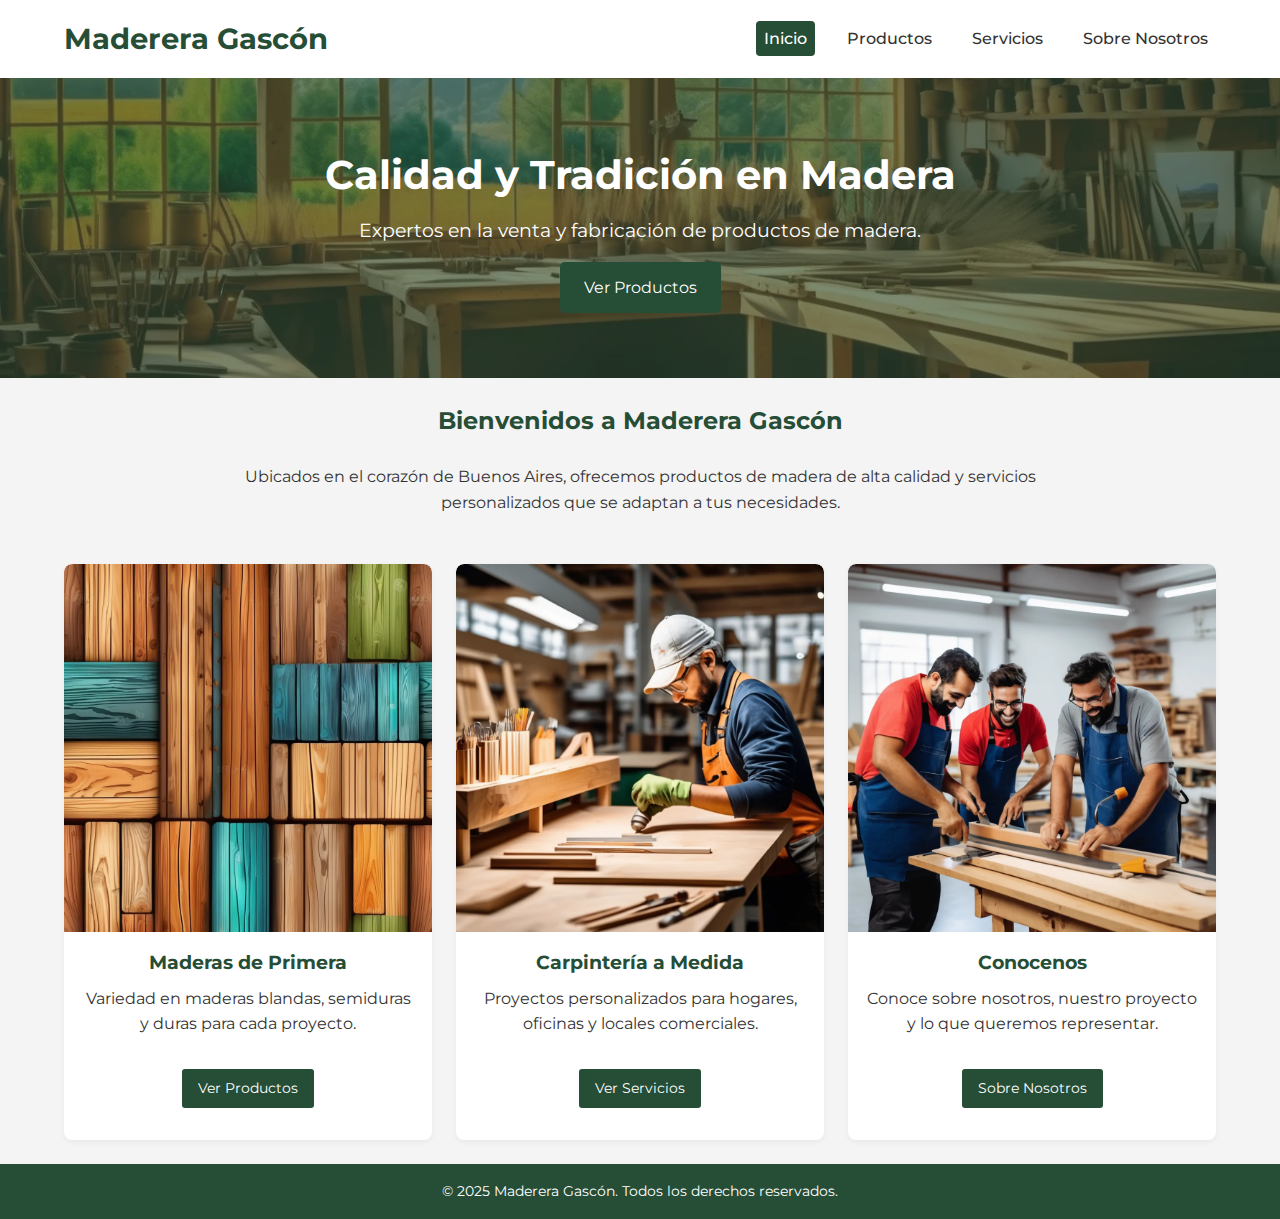
<file: index.html>
<!DOCTYPE html>
<html lang="es">
<head>
  <meta charset="UTF-8">
  <meta name="viewport" content="width=device-width,initial-scale=1.0">
  <title>Maderera Gascón - Inicio</title>
  <link rel="stylesheet" href="style.css">
  <link href="https://fonts.googleapis.com/css?family=Montserrat:300,400,600&display=swap" rel="stylesheet">
</head>
<body>

  <!-- Cabecera común -->
  <header>
    <div class="container header-container">
      <div class="logo">
        <h1>Maderera Gascón</h1>
      </div>
      <nav>
        <ul>
          <li><a href="index.html" class="active">Inicio</a></li>
          <li><a href="productos.html">Productos</a></li>
          <li><a href="servicios.html">Servicios</a></li>
          <li><a href="sobre.html">Sobre Nosotros</a></li>
        </ul>
      </nav>
    </div>
  </header>

  <!-- Hero Section -->
<section class="hero-section" style="background-image: url(img/1.png);">
    <div class="hero-content container">
      <h2>Calidad y Tradición en Madera</h2>
      <p>Expertos en la venta y fabricación de productos de madera.</p>
      <a href="productos.html" class="btn">Ver Productos</a>
    </div>
  </section>

  <!-- Sección de introducción -->
  <section class="page-section">
    <div class="container">
      <h2>Bienvenidos a Maderera Gascón</h2>
      <p>Ubicados en el corazón de Buenos Aires, ofrecemos productos de madera de alta calidad y servicios personalizados que se adaptan a tus necesidades.</p>
    </div>
  </section>

  <!-- Sección de destacados (tarjetas -->
  <section class="page-section">
    <div class="container grid">
      <!-- Tarjeta 1 -->
      <div class="highlight-card">
        <div class="card-image">
          <img src="img/2.png" alt="Maderas">
        </div>
        <div class="card-content">
          <div class="card-title">
            <h3>Maderas de Primera</h3>
          </div>
          <div class="card-text">
            <p>Variedad en maderas blandas, semiduras y duras para cada proyecto.</p>
          </div>
        </div>
        <div class="card-footer">
          <a href="productos.html" class="btn-small">Ver Productos</a>
        </div>
      </div>

      <!-- Tarjeta 2 -->
      <div class="highlight-card">
        <div class="card-image">
          <img src="img/3.png" alt="Carpintería">
        </div>
        <div class="card-content">
          <div class="card-title">
            <h3>Carpintería a Medida</h3>
          </div>
          <div class="card-text">
            <p>Proyectos personalizados para hogares, oficinas y locales comerciales.</p>
          </div>
        </div>
        <div class="card-footer">
          <a href="servicios.html" class="btn-small">Ver Servicios</a>
        </div>
      </div>

      <!-- Tarjeta 3 -->
      <div class="highlight-card">
        <div class="card-image">
          <img src="img/4.png" alt="Contacto">
        </div>
        <div class="card-content">
          <div class="card-title">
            <h3>Conocenos</h3>
          </div>
          <div class="card-text">
            <p>Conoce sobre nosotros, nuestro proyecto y lo que queremos representar.</p>
          </div>
        </div>
        <div class="card-footer">
          <a href="sobre.html" class="btn-small">Sobre Nosotros</a>
        </div>
      </div>
    </div>
  </section>

  <!-- Pie de Página -->
  <footer>
    <div class="container">
      <p>&copy; 2025 Maderera Gascón. Todos los derechos reservados.</p>
    </div>
  </footer>

</body>
</html>
</file>
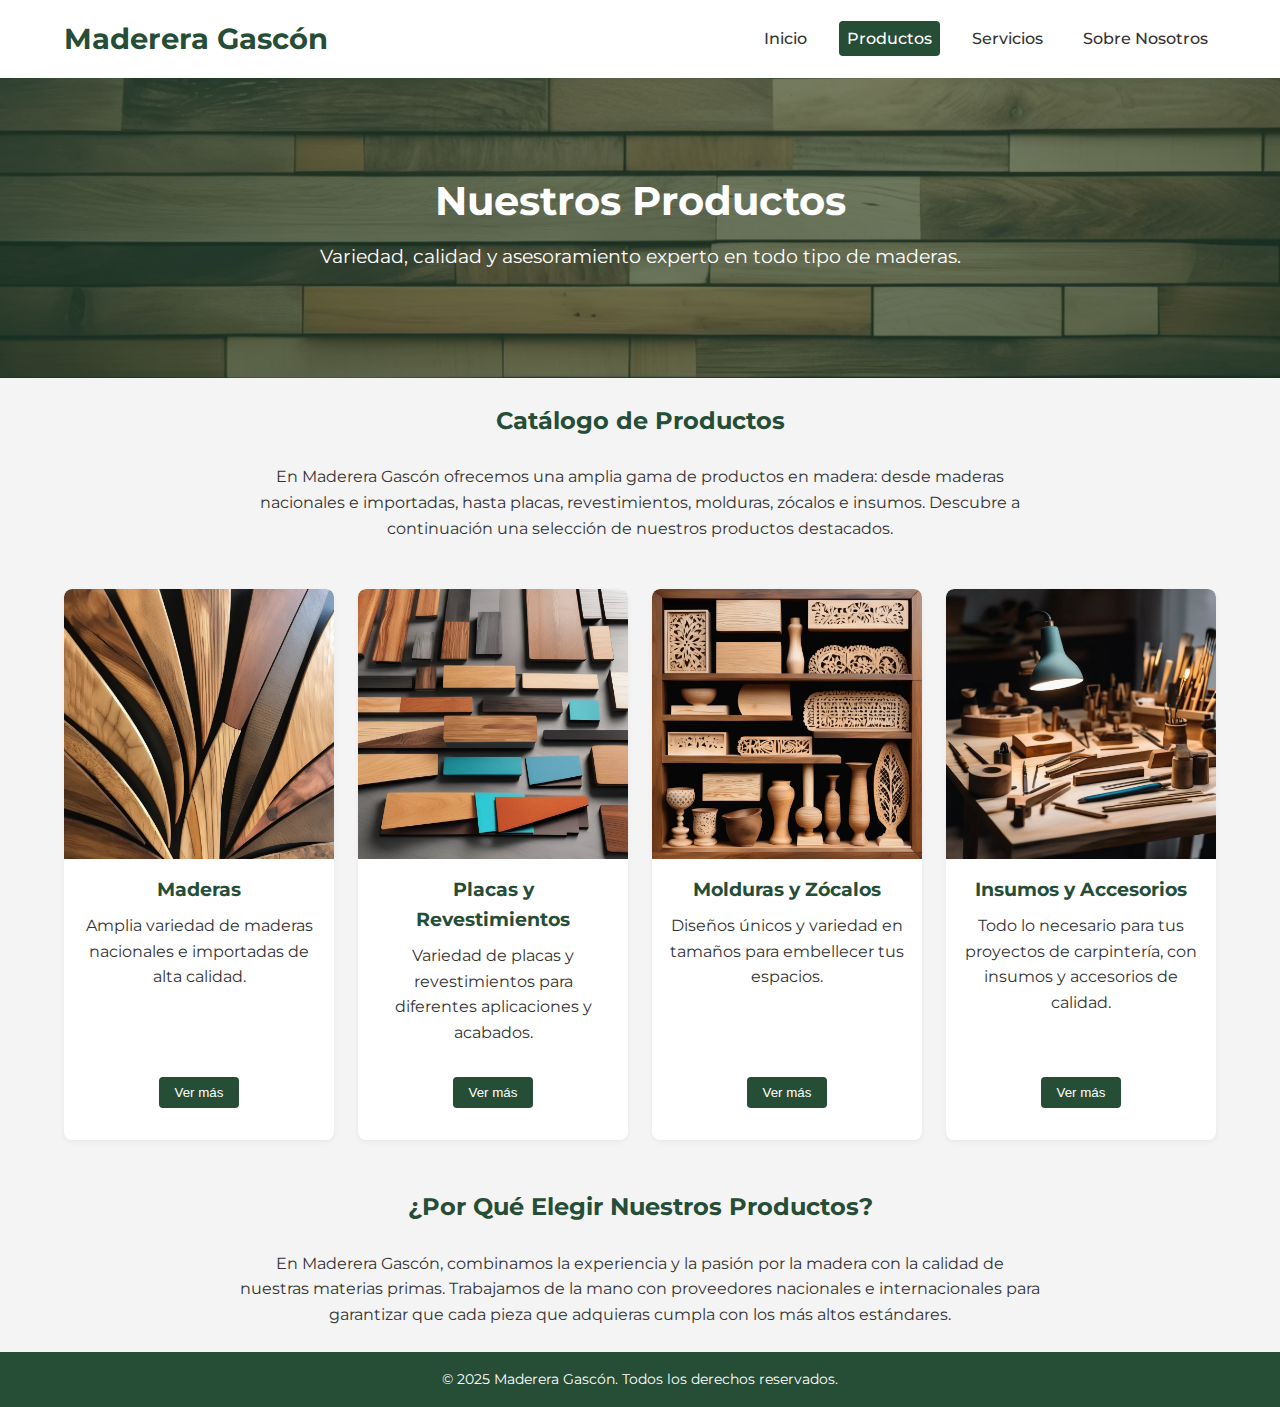
<file: productos.html>
<!DOCTYPE html>
<html lang="es">
<head>
  <meta charset="UTF-8">
  <meta name="viewport" content="width=device-width, initial-scale=1.0">
  <title>Maderera Gascón - Productos</title>
  <link rel="stylesheet" href="style.css">
  <link href="https://fonts.googleapis.com/css?family=Montserrat:300,400,600&display=swap" rel="stylesheet">
</head>
<body>
  <!-- Cabecera común -->
  <header>
    <div class="container header-container">
      <div class="logo">
        <h1>Maderera Gascón</h1>
      </div>
      <nav>
        <ul>
          <li><a href="index.html">Inicio</a></li>
          <li><a href="productos.html" class="active">Productos</a></li>
          <li><a href="servicios.html">Servicios</a></li>
          <li><a href="sobre.html">Sobre Nosotros</a></li>
        </ul>
      </nav>
    </div>
  </header>

  <!-- Sección Hero con imagen representativa -->
  <section class="hero-section" style="background-image: url(img/5.png);">
    <div class="hero-content container">
      <h2>Nuestros Productos</h2>
      <p>Variedad, calidad y asesoramiento experto en todo tipo de maderas.</p>
    </div>
  </section>

  <main>
    <!-- Sección de introducción -->
    <section class="page-section">
      <div class="container">
        <h2>Catálogo de Productos</h2>
        <p>En Maderera Gascón ofrecemos una amplia gama de productos en madera: desde maderas nacionales e importadas, hasta placas, revestimientos, molduras, zócalos e insumos. Descubre a continuación una selección de nuestros productos destacados.</p>
      </div>
    </section>

    <!-- Sección de tarjetas (cards -->
    <section class="page-section">
      <div class="container grid">
        <!-- Card 1 -->
        <div class="highlight-card">
          <div class="card-image">
            <img src="img/6.png" alt="Maderas">
          </div>
          <div class="card-content">
            <div class="card-title">
              <h3>Maderas</h3>
            </div>
            <div class="card-text">
              <p>Amplia variedad de maderas nacionales e importadas de alta calidad.</p>
            </div>
          </div>
          <div class="card-footer">
            <button class="expand-btn" data-popup="popup1">Ver más</button>
          </div>
        </div>

        <!-- Card 2 -->
        <div class="highlight-card">
          <div class="card-image">
            <img src="img/7.png" alt="Placas y Revestimientos">
          </div>
          <div class="card-content">
            <div class="card-title">
              <h3>Placas y Revestimientos</h3>
            </div>
            <div class="card-text">
              <p>Variedad de placas y revestimientos para diferentes aplicaciones y acabados.</p>
            </div>
          </div>
          <div class="card-footer">
            <button class="expand-btn" data-popup="popup2">Ver más</button>
          </div>
        </div>

        <!-- Card 3 -->
        <div class="highlight-card">
          <div class="card-image">
            <img src="img/8.png" alt="Molduras y Zócalos">
          </div>
          <div class="card-content">
            <div class="card-title">
              <h3>Molduras y Zócalos</h3>
            </div>
            <div class="card-text">
              <p>Diseños únicos y variedad en tamaños para embellecer tus espacios.</p>
            </div>
          </div>
          <div class="card-footer">
            <button class="expand-btn" data-popup="popup3">Ver más</button>
          </div>
        </div>

        <!-- Card 4 -->
        <div class="highlight-card">
          <div class="card-image">
            <img src="img/9.png" alt="Insumos y Accesorios">
          </div>
          <div class="card-content">
            <div class="card-title">
              <h3>Insumos y Accesorios</h3>
            </div>
            <div class="card-text">
              <p>Todo lo necesario para tus proyectos de carpintería, con insumos y accesorios de calidad.</p>
            </div>
          </div>
          <div class="card-footer">
            <button class="expand-btn" data-popup="popup4">Ver más</button>
          </div>
        </div>
      </div>
    </section>

    <!-- Sección adicional para ampliar contenido -->
    <section class="page-section">
      <div class="container">
        <h2>¿Por Qué Elegir Nuestros Productos?</h2>
        <p>En Maderera Gascón, combinamos la experiencia y la pasión por la madera con la calidad de nuestras materias primas. Trabajamos de la mano con proveedores nacionales e internacionales para garantizar que cada pieza que adquieras cumpla con los más altos estándares.</p>
        <!-- Puedes agregar más contenido aquí -->
      </div>
    </section>
  </main>

  <!-- Pie de Página -->
  <footer>
    <div class="container">
      <p>&copy; 2025 Maderera Gascón. Todos los derechos reservados.</p>
    </div>
  </footer>

  <!-- Popups con contenido ampliado -->
  <div id="popup1" class="popup hidden">
    <div class="popup-content">
      <button class="popup-close">&times;</button>
      <div class="popup-header">
        <img src="img/6.png">
        <h2>Maderas</h2>
      </div>
      <div class="popup-body">
        <p><strong>Descripción:</strong> Ofrecemos una amplia gama de maderas, incluyendo maderas blandas, semiduras y duras, cuidadosamente seleccionadas y tratadas para garantizar la mejor calidad y resistencia.</p>
        <p><strong>Especificaciones Técnicas:</strong></p>
        <ul>
          <li>Procedencia: Nacional e importada</li>
          <li>Proceso de secado: Natural y en horno</li>
          <li>Tratamientos: Ecológicos y químicos</li>
          <li>Usos: Construcción, mobiliario, decoración y estructuras</li>
        </ul>
        <p><strong>Certificaciones y Calidad:</strong> Nuestras maderas cumplen con los estándares internacionales, garantizando un producto duradero y estéticamente superior.</p>
        <p><strong>Recomendaciones de Uso:</strong> Consulta nuestras fichas técnicas para conocer la madera ideal para cada tipo de proyecto.</p>
      </div>
    </div>
  </div>

  <div id="popup2" class="popup hidden">
    <div class="popup-content">
      <button class="popup-close">&times;</button>
      <div class="popup-header">
        <img src="img/7.png">
        <h2>Placas y Revestimientos</h2>
      </div>
      <div class="popup-body">
        <p><strong>Descripción:</strong> Contamos con una variada selección de placas y revestimientos que ofrecen múltiples opciones para aplicaciones decorativas y funcionales.</p>
        <p><strong>Especificaciones Técnicas:</strong></p>
        <ul>
          <li>Materiales: Melamina, MDF, fenólicos y OSB</li>
          <li>Resistencia: Alta resistencia a la humedad e ignición</li>
          <li>Acabados: Texturas y colores variados</li>
          <li>Usos: Muebles, paneles decorativos y revestimientos de paredes</li>
        </ul>
        <p><strong>Beneficios:</strong> Nuestros productos garantizan durabilidad y un acabado profesional en cualquier espacio.</p>
      </div>
    </div>
  </div>

  <div id="popup3" class="popup hidden">
    <div class="popup-content">
      <button class="popup-close">&times;</button>
      <div class="popup-header">
        <img src="/img/8.png">
        <h2>Molduras y Zócalos</h2>
      </div>
      <div class="popup-body">
        <p><strong>Descripción:</strong> Selección exclusiva de molduras y zócalos que resaltan la belleza de tus espacios con diseños adaptables a diversos estilos.</p>
        <p><strong>Especificaciones Técnicas:</strong></p>
        <ul>
          <li>Material: Maderas macizas y compuestas</li>
          <li>Perfiles: Recto, colonial, romano, entre otros</li>
          <li>Dimensiones: Varias opciones para adaptarse a tus necesidades</li>
          <li>Usos: Acabados para puertas, ventanas y pisos</li>
        </ul>
        <p><strong>Instalación y Mantenimiento:</strong> Contamos con asesoramiento profesional e instrucciones detalladas para una instalación óptima.</p>
      </div>
    </div>
  </div>

  <div id="popup4" class="popup hidden">
    <div class="popup-content">
      <button class="popup-close">&times;</button>
      <div class="popup-header">
        <img src="img/9.png">
        <h2>Insumos y Accesorios</h2>
      </div>
      <div class="popup-body">
        <p><strong>Descripción:</strong> Encuentra todos los insumos y accesorios necesarios para lograr acabados profesionales en carpintería, con productos seleccionados por su durabilidad y resistencia.</p>
        <p><strong>Especificaciones Técnicas:</strong></p>
        <ul>
          <li>Productos: Barnices, lacas, tornillos, adhesivos, herrajes y complementos</li>
          <li>Calidad: Materiales de alta durabilidad y resistencia</li>
          <li>Aplicaciones: Recomendados para acabados, refuerzos y decoraciones</li>
          <li>Compatibilidad: Adecuados para distintos tipos de madera y superficies</li>
        </ul>
        <p><strong>Soporte Técnico:</strong> Asesoría especializada para seleccionar y aplicar cada producto según las necesidades de tu proyecto.</p>
      </div>
    </div>
  </div>

  <!-- Script para manejar los popups -->
  <script>
    document.addEventListener('DOMContentLoaded', function() {
      const expandButtons = document.querySelectorAll('.expand-btn');
      expandButtons.forEach((btn) => {
        btn.addEventListener('click', () => {
          const popupId = btn.getAttribute('data-popup');
          const popup = document.getElementById(popupId);
          if (popup) {
            popup.classList.remove('hidden');
          }
        });
      });

      const closeButtons = document.querySelectorAll('.popup-close');
      closeButtons.forEach((btn) => {
        btn.addEventListener('click', () => {
          const popup = btn.closest('.popup');
          popup.classList.add('hidden');
        });
      });
    });
  </script>
</body>
</html>
</file>
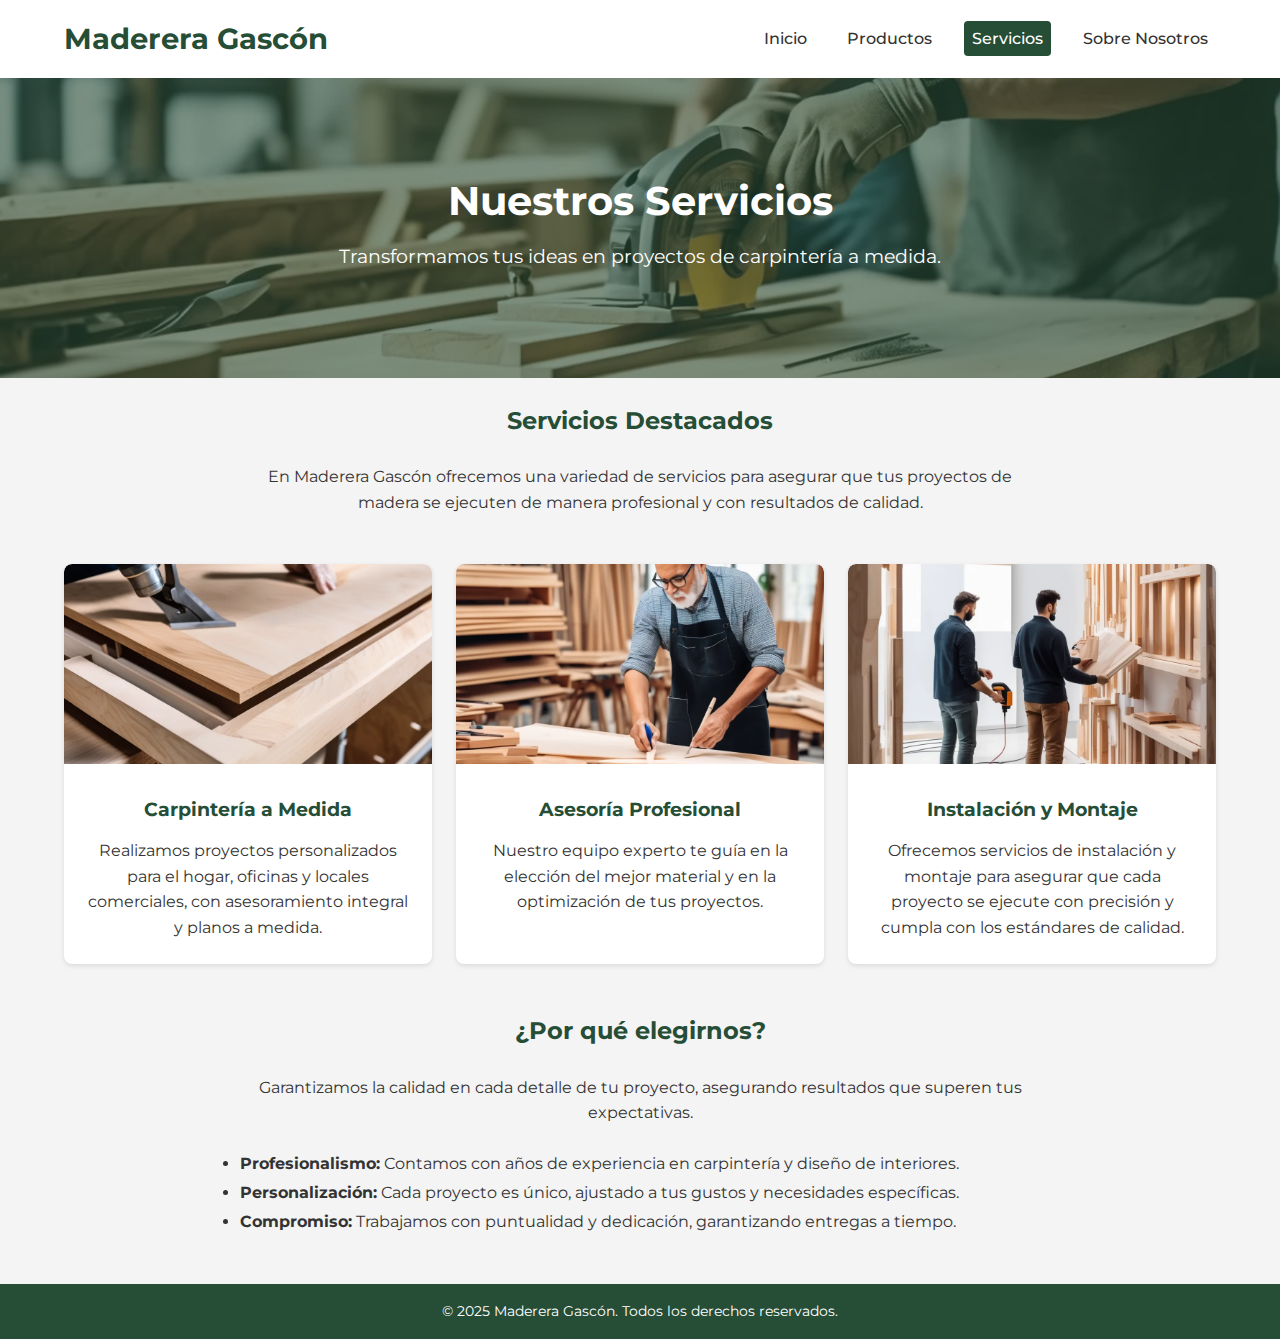
<file: servicios.html>
<!DOCTYPE html>
<html lang="es">
<head>
  <meta charset="UTF-8">
  <meta name="viewport" content="width=device-width,initial-scale=1.0">
  <title>Maderera Gascón - Servicios</title>
  <link rel="stylesheet" href="style.css">
  <link href="https://fonts.googleapis.com/css?family=Montserrat:300,400,600&display=swap" rel="stylesheet">
</head>
<body>
  <!-- Cabecera común -->
  <header>
    <div class="container header-container">
      <div class="logo">
        <h1>Maderera Gascón</h1>
      </div>
      <nav>
        <ul>
          <li><a href="index.html">Inicio</a></li>
          <li><a href="productos.html">Productos</a></li>
          <li><a href="servicios.html" class="active">Servicios</a></li>
          <li><a href="sobre.html">Sobre Nosotros</a></li>
        </ul>
      </nav>
    </div>
  </header>

  <!-- Sección Hero -->
  <section class="hero-section" style="background-image: url('img/10.png')">
    <div class="hero-content container">
      <h2>Nuestros Servicios</h2>
      <p>Transformamos tus ideas en proyectos de carpintería a medida.</p>
    </div>
  </section>

  <main>
    <!-- Sección Intro de Servicios -->
    <section class="page-section">
      <div class="container">
        <h2>Servicios Destacados</h2>
        <p>
          En Maderera Gascón ofrecemos una variedad de servicios para asegurar que tus proyectos de madera se ejecuten de manera profesional y con resultados de calidad.
        </p>
      </div>
    </section>

    <!-- Sección con Tarjetas (Listado de Servicios) -->
    <section class="page-section">
      <div class="container services-grid">
        <article class="service-card">
          <div class="service-card-image">
            <img src="img/11.png" alt="Carpintería a Medida">
          </div>
          <div class="service-card-content">
            <h3>Carpintería a Medida</h3>
            <p>
              Realizamos proyectos personalizados para el hogar, oficinas y locales comerciales, con asesoramiento integral y planos a medida.
            </p>
          </div>
        </article>

        <article class="service-card">
          <div class="service-card-image">
            <img src="img/12.png" alt="Asesoría Profesional">
          </div>
          <div class="service-card-content">
            <h3>Asesoría Profesional</h3>
            <p>
              Nuestro equipo experto te guía en la elección del mejor material y en la optimización de tus proyectos.
            </p>
          </div>
        </article>

        <article class="service-card">
          <div class="service-card-image">
            <img src="img/13.png" alt="Instalación y Montaje">
          </div>
          <div class="service-card-content">
            <h3>Instalación y Montaje</h3>
            <p>
              Ofrecemos servicios de instalación y montaje para asegurar que cada proyecto se ejecute con precisión y cumpla con los estándares de calidad.
            </p>
          </div>
        </article>
      </div>
    </section>

    <!-- Sección adicional para más información o beneficios -->
    <section class="page-section">
      <div class="container">
        <h2>¿Por qué elegirnos?</h2>
        <p>Garantizamos la calidad en cada detalle de tu proyecto, asegurando resultados que superen tus expectativas.</p>
        <ul style="max-width: 800px; margin: 1.5rem auto; line-height: 1.8;">
          <li><strong>Profesionalismo:</strong> Contamos con años de experiencia en carpintería y diseño de interiores.</li>
          <li><strong>Personalización:</strong> Cada proyecto es único, ajustado a tus gustos y necesidades específicas.</li>
          <li><strong>Compromiso:</strong> Trabajamos con puntualidad y dedicación, garantizando entregas a tiempo.</li>
        </ul>
      </div>
    </section>
  </main>

  <!-- Pie de Página -->
  <footer>
    <div class="container">
      <p>&copy; 2025 Maderera Gascón. Todos los derechos reservados.</p>
    </div>
  </footer>
</body>
</html>
</file>
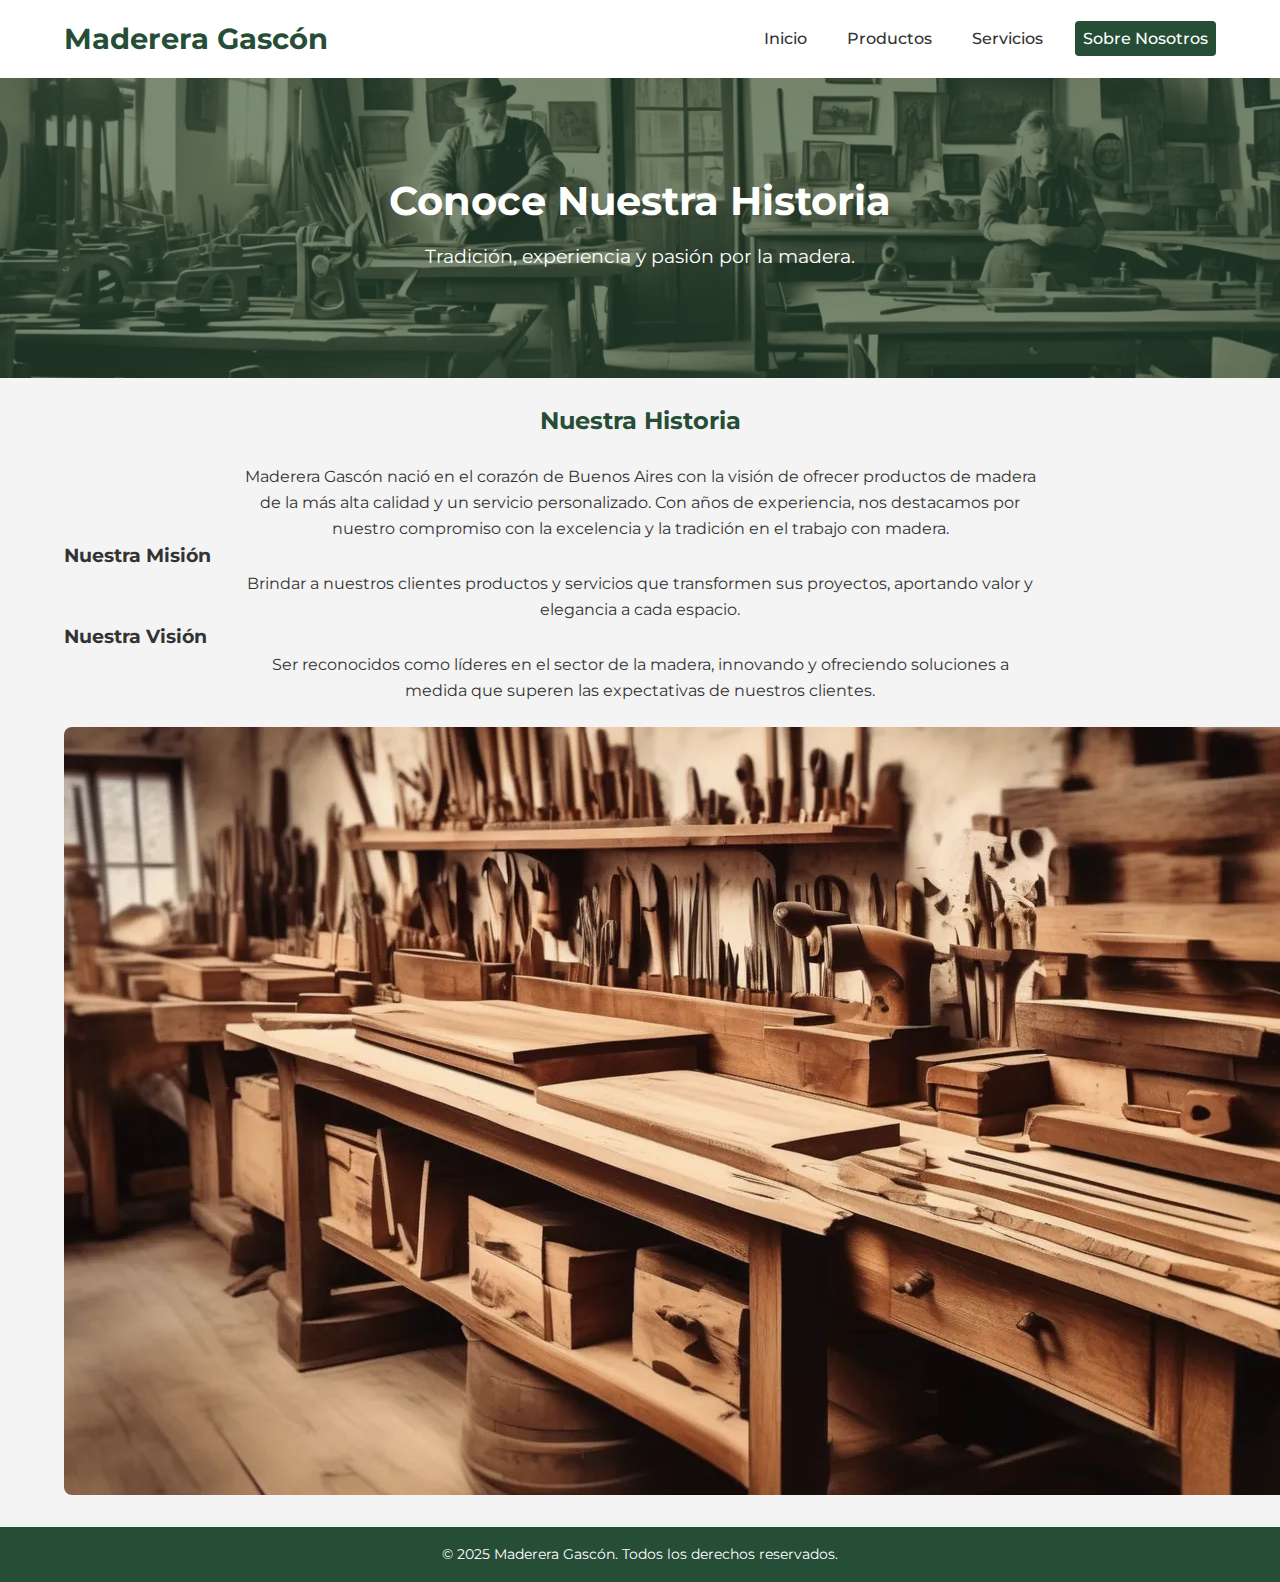
<file: sobre.html>
<!DOCTYPE html>
<html lang="es">
<head>
  <meta charset="UTF-8">
  <meta name="viewport" content="width=device-width, initial-scale=1.0">
  <title>Maderera Gascón - Sobre Nosotros</title>
  <link rel="stylesheet" href="style.css">
  <link href="https://fonts.googleapis.com/css?family=Montserrat:300,400,600&display=swap" rel="stylesheet">
</head>
<body>
  <!-- Cabecera común -->
  <header>
    <div class="container header-container">
      <div class="logo">
        <h1>Maderera Gascón</h1>
      </div>
      <nav>
        <ul>
          <li><a href="index.html">Inicio</a></li>
          <li><a href="productos.html">Productos</a></li>
          <li><a href="servicios.html">Servicios</a></li>
          <li><a href="sobre.html" class="active">Sobre Nosotros</a></li>
        </ul>
      </nav>
    </div>
  </header>

  <!-- Sección Hero -->
  <section class="hero-section" style="background-image: url(img/14.png)">
    <div class="hero-content container">
      <h2>Conoce Nuestra Historia</h2>
      <p>Tradición, experiencia y pasión por la madera.</p>
    </div>
  </section>

  <main>
    <!-- Sección principal de la página -->
    <section class="page-section">
      <div class="container">
        <h2>Nuestra Historia</h2>
        <p>
          Maderera Gascón nació en el corazón de Buenos Aires con la visión de ofrecer productos de madera de la más alta calidad y un servicio personalizado. 
          Con años de experiencia, nos destacamos por nuestro compromiso con la excelencia y la tradición en el trabajo con madera.
        </p>
        <h3>Nuestra Misión</h3>
        <p>
          Brindar a nuestros clientes productos y servicios que transformen sus proyectos, aportando valor y elegancia a cada espacio.
        </p>
        <h3>Nuestra Visión</h3>
        <p>
          Ser reconocidos como líderes en el sector de la madera, innovando y ofreciendo soluciones a medida que superen las expectativas de nuestros clientes.
        </p>
        <img src="img/15.png" alt="Historia de la empresa" style="margin-top: 1.5rem; border-radius: 8px;">
      </div>
    </section>
  </main>

  <!-- Pie de Página -->
  <footer>
    <div class="container">
      <p>&copy; 2025 Maderera Gascón. Todos los derechos reservados.</p>
    </div>
  </footer>
</body>
</html>
</file>
<file: style.css>
/* Paleta de Colores:
   -- Principal (Marca): #264d36
   -- Secundario: #3e7b56
   -- Acento: #a8c3a7
   -- Fondo: #f4f4f4
   -- Texto: #333333
   -- Blanco: #ffffff
*/

/* Reset básico */
* {
  margin: 0;
  padding: 0;
  box-sizing: border-box;
}

/* Global */
body {
  font-family: 'Montserrat', sans-serif;
  background-color: #f4f4f4;
  color: #333;
  line-height: 1.6;
}
.container {
  width: 90%;
  max-width: 1200px;
  margin: auto;
}

/* Cabecera */
header {
  background-color: #fff;
  box-shadow: 0 2px 4px rgba(0,0,0,0.1);
}
.header-container {
  display: flex;
  justify-content: space-between;
  align-items: center;
  padding: 1rem 0;
}
.logo h1 {
  color: #264d36;
  font-size: 1.8rem;
}
nav ul {
  list-style: none;
  display: flex;
}
nav ul li {
  margin-left: 1.5rem;
}
nav ul li a {
  text-decoration: none;
  color: #333;
  font-weight: 500;
  padding: 0.5rem;
  transition: color 0.3s, background-color 0.3s;
}
nav ul li a:hover,
nav ul li a.active {
  color: #fff;
  background-color: #264d36;
  border-radius: 4px;
}

/* Hero Section */
.hero-section {
  height: 300px;
  background-size: cover;
  background-position: center;
  position: relative;
  display: flex;
  align-items: center;
  text-align: center;
  color: #fff;
}
.hero-section::after {
  content: "";
  position: absolute;
  top: 0; 
  left: 0;
  width: 100%;
  height: 100%;
  background-color: rgba(38, 77, 54, 0.6);
}
.hero-content {
  position: relative;
  width: 100%;
  z-index: 1;
}
.hero-content h2 {
  font-size: 2.5rem;
  margin-bottom: 0.5rem;
}
.hero-content p {
  font-size: 1.2rem;
  margin-bottom: 1rem;
}

/* Botones */
.btn {
  display: inline-block;
  background-color: #264d36;
  color: #fff;
  padding: 0.8rem 1.5rem;
  text-decoration: none;
  border-radius: 5px;
  transition: background-color 0.3s;
}
.btn:hover {
  background-color: #3e7b56;
}
.btn-small {
  display: inline-block;
  background-color: #264d36;
  color: #fff;
  padding: 0.5rem 1rem;
  text-decoration: none;
  border-radius: 3px;
  transition: background-color 0.3s;
  font-size: 0.9rem;
}
.btn-small:hover {
  background-color: #3e7b56;
}
.expand-btn {
  background-color: #264d36;
  color: #fff;
  padding: 0.5rem 1rem;
  border: none;
  border-radius: 4px;
  cursor: pointer;
  transition: background-color 0.3s;
}
.expand-btn:hover {
  background-color: #3e7b56;
}

/* Secciones genéricas */
.page-section {
  padding: 1.5rem 0;
}
.page-section h2 {
  text-align: center;
  margin-bottom: 1.5rem;
  color: #264d36;
}
.page-section p {
  text-align: center;
  max-width: 800px;
  margin: 0 auto;
}

/* Grid y Tarjetas */
.grid {
  display: grid;
  grid-template-columns: repeat(auto-fit, minmax(250px, 1fr));
  gap: 1.5rem;
}
.highlight-card {
  display: flex;
  flex-direction: column;
  justify-content: space-between;
  background-color: #fff;
  border-radius: 8px;
  overflow: hidden;
  box-shadow: 0 2px 5px rgba(0,0,0,0.05);
  transition: transform 0.3s, box-shadow 0.3s;
  padding-bottom: 1rem;
}
.highlight-card:hover {
  transform: translateY(-5px);
  box-shadow: 0 4px 10px rgba(0,0,0,0.1);
}
.card-image img {
  width: 100%;
  display: block;
  border-top-left-radius: 8px;
  border-top-right-radius: 8px;
}
.card-content {
  padding: 1rem;
  flex-grow: 1;
}
.card-title h3 {
  margin-bottom: 0.5rem;
  color: #264d36;
  text-align: center;
}
.card-text p {
  margin: 0;
  color: #333;
}
.card-footer {
  padding: 1rem;
  text-align: center;
}

/* Footer */
footer {
  background-color: #264d36;
  color: #fff;
  text-align: center;
  padding: 1rem 0;
  font-size: 0.9rem;
}

/* Popup Styles */
.popup {
  position: fixed;
  top: 0;
  left: 0;
  width: 100%;
  height: 100%;
  background: rgba(0,0,0,0.7);
  display: flex;
  align-items: center;
  justify-content: center;
  z-index: 1000;
}
.popup.hidden {
  display: none;
}
.popup-content {
  background: #fff;
  border-radius: 8px;
  width: 600px;
  max-height: 80vh;
  overflow-y: auto;
  position: relative;
}
.popup-close {
  position: absolute;
  top: 10px;
  right: 10px;
  background: transparent;
  border: none;
  font-size: 1.5rem;
  cursor: pointer;
}

/* Popup Header y Body */
.popup-header {
  position: relative;
}
.popup-header img {
  width: 100%;
  height: 300px;
  object-fit: cover;
  border-top-left-radius: 8px;
  border-top-right-radius: 8px;
}
.popup-header h2 {
  position: absolute;
  bottom: 10px;
  left: 20px;
  background: rgba(0,0,0,0.6);
  color: #fff;
  padding: 0.5rem 1rem;
  border-radius: 4px;
}
.popup-body {
  padding: 1.5rem 2rem;
}
.popup-body p {
  margin-bottom: 1rem;
  text-align: justify;
}
.popup-body ul {
  margin-bottom: 1rem;
  padding-left: 1.5rem;
}
.popup-body li {
  margin-bottom: 0.5rem;
}
.popup-gallery {
  display: flex;
  gap: 0.5rem;
  flex-wrap: wrap;
  margin-top: 1rem;
}
.popup-gallery img {
  width: 200px;
  height: 150px;
  object-fit: cover;
  border-radius: 4px;
}
.popup-close {
  position: absolute;
  top: 10px;
  right: 10px;
  background-color: rgba(0, 0, 0, 0.6);
  color: #fff;
  width: 30px;
  height: 30px;
  border: none;
  border-radius: 50%;
  font-size: 20px;
  line-height: 30px;
  text-align: center;
  cursor: pointer;
  z-index: 100;
}

/* Grid de tarjetas solo para servicios */
.services-grid {
  display: grid;
  grid-template-columns: repeat(auto-fit, minmax(250px, 1fr));
  gap: 1.5rem;
}

/* Tarjeta específica de servicios */
.service-card {
  background-color: #fff;
  border-radius: 8px;
  overflow: hidden;
  box-shadow: 0 2px 5px rgba(0,0,0,0.1);
  transition: transform 0.3s, box-shadow 0.3s;
  display: flex;
  flex-direction: column;
  text-align: center;
}

.service-card:hover {
  transform: translateY(-5px);
  box-shadow: 0 4px 10px rgba(0,0,0,0.1);
}

/* Imagen dentro de la tarjeta */
.service-card-image img {
  width: 100%;
  max-height: 200px; /* Evita imágenes gigantes */
  object-fit: cover; /* Recorta sin deformar */
  border-top-left-radius: 8px;
  border-top-right-radius: 8px;
}

/* Contenido dentro de la tarjeta */
.service-card-content {
  padding: 1.5rem;
  flex-grow: 1;
}
.service-card-content h3 {
  color: #264d36;
  margin-bottom: 0.8rem;
}
.service-card-content p {
  font-size: 1rem;
  color: #333;
}

/* Responsive */
@media (max-width: 768px) {
  .header-container {
    flex-direction: column;
  }
  nav ul {
    flex-direction: column;
    margin-top: 1rem;
  }
  nav ul li {
    margin: 0.5rem 0;
  }
  .hero-section {
    height: 250px;
  }
  .popup-content {
    width: 90%;
  }
  .popup-header img {
    height: 200px;
  }

  
}
</file>
